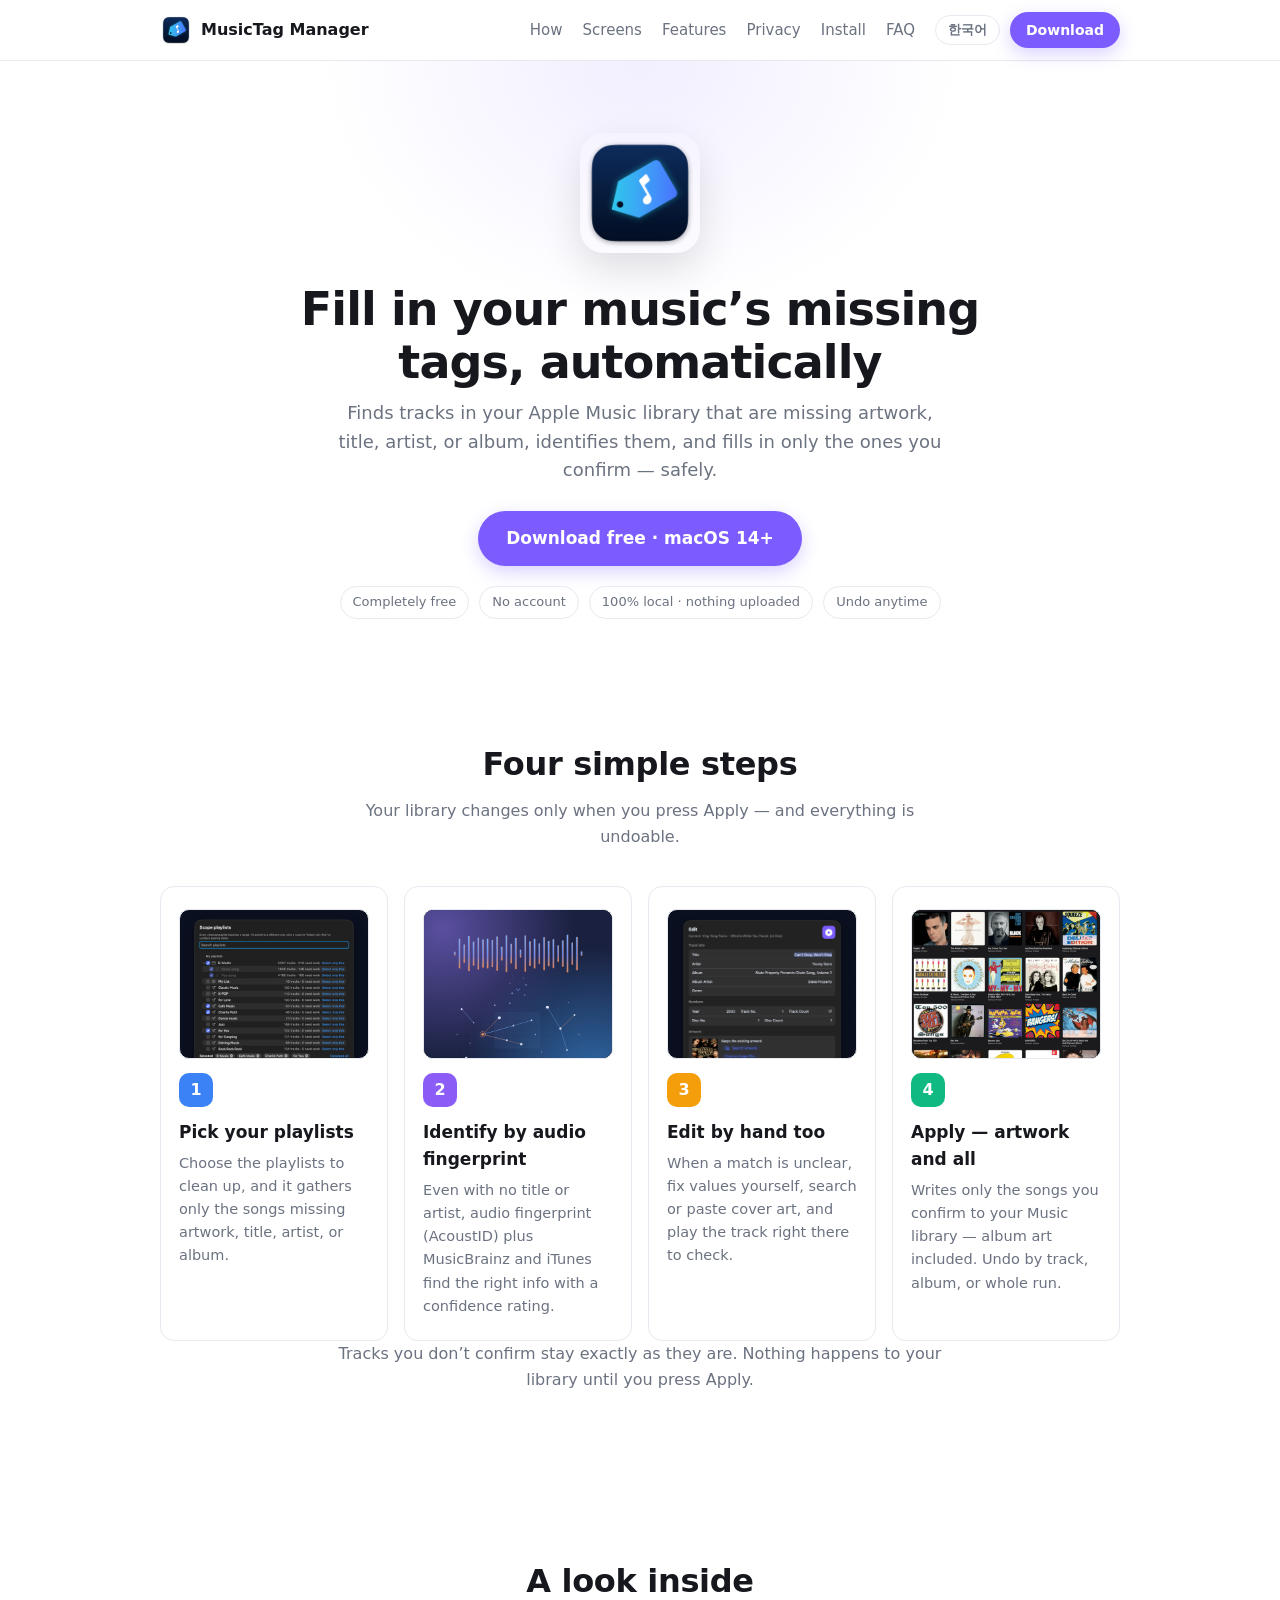
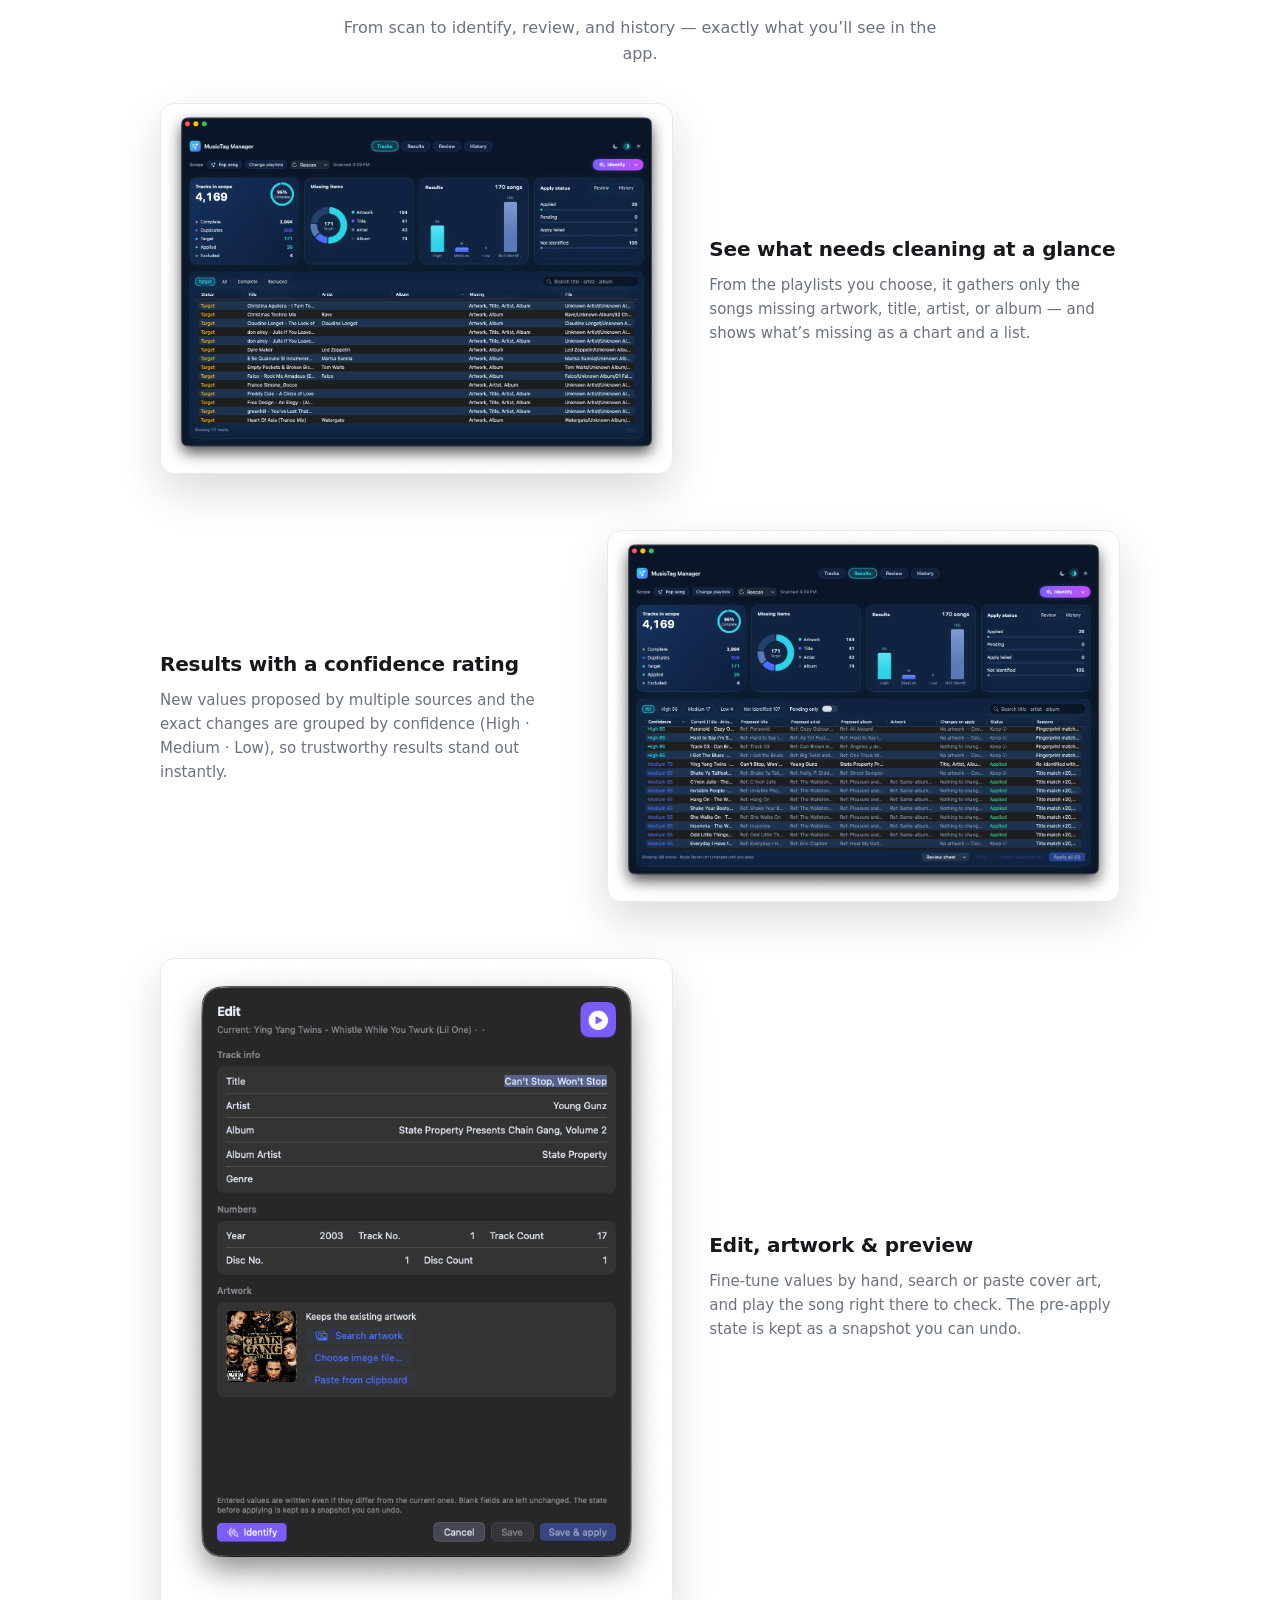
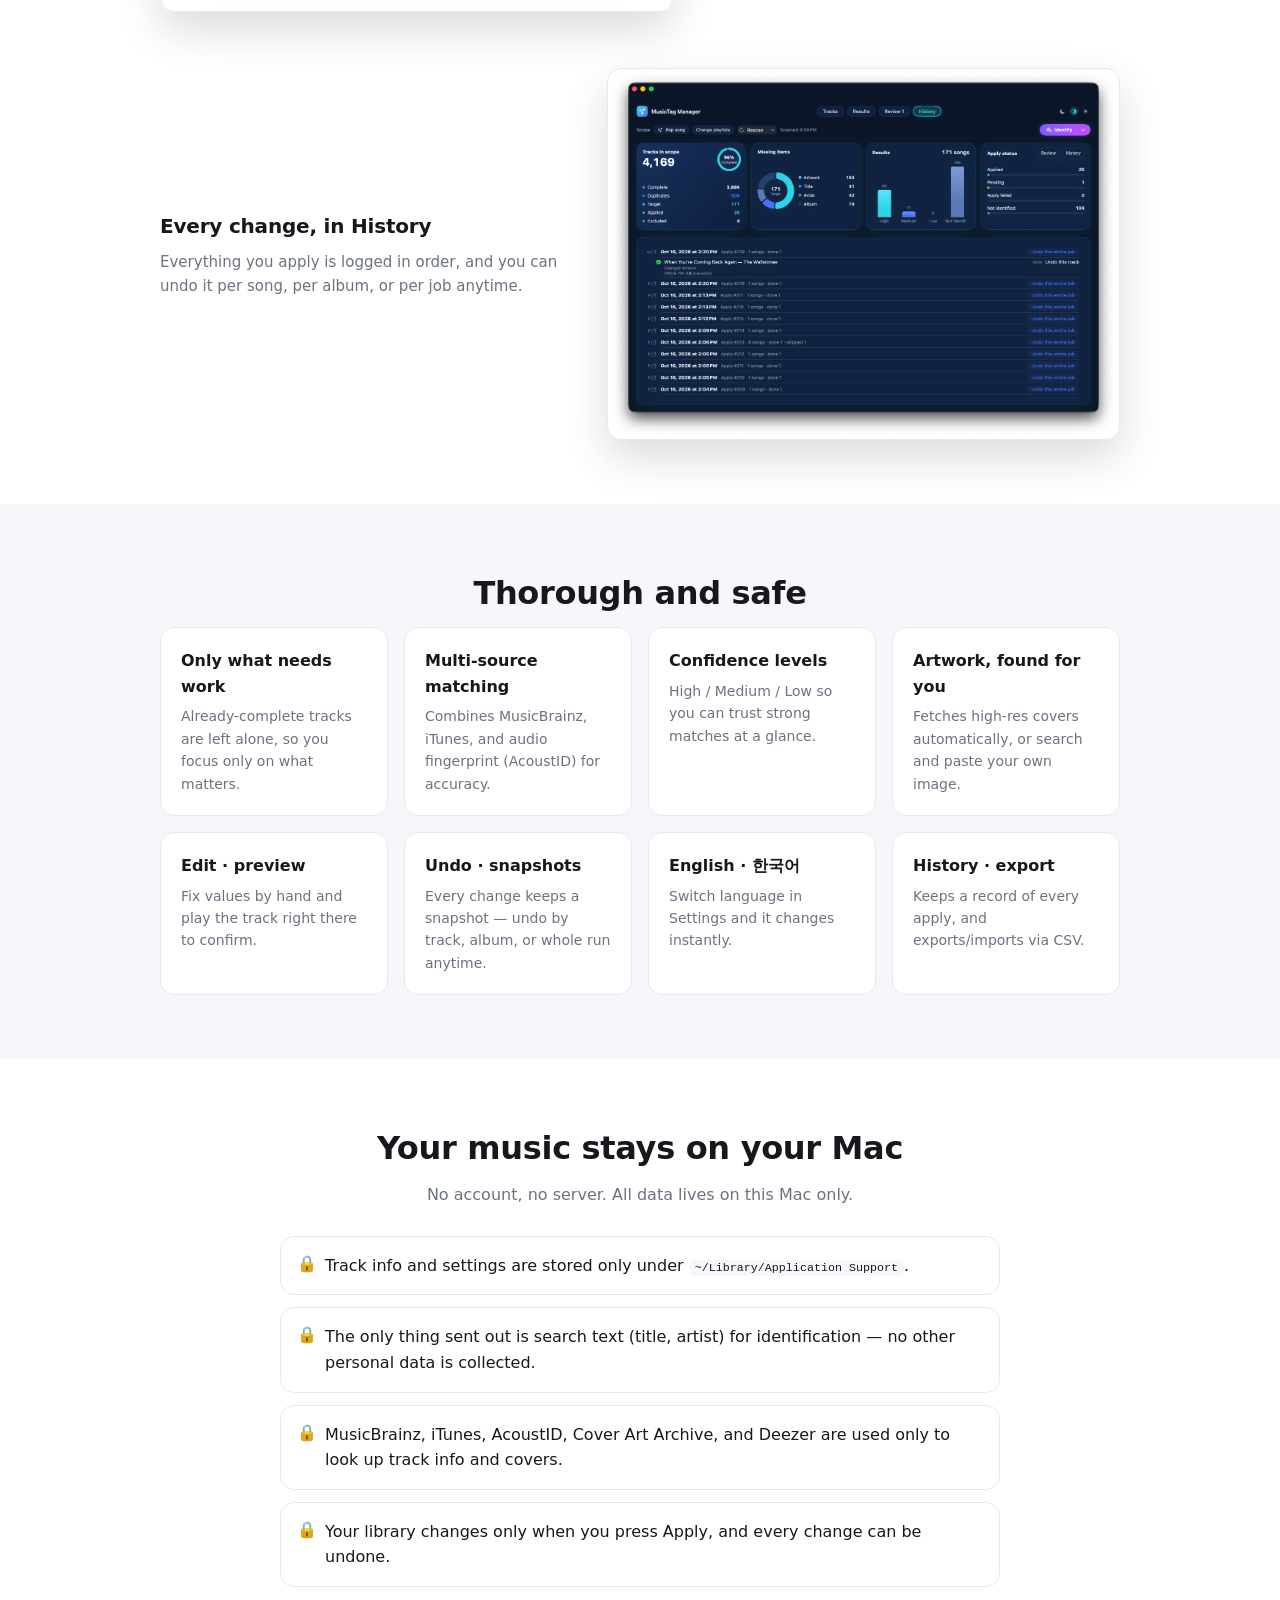
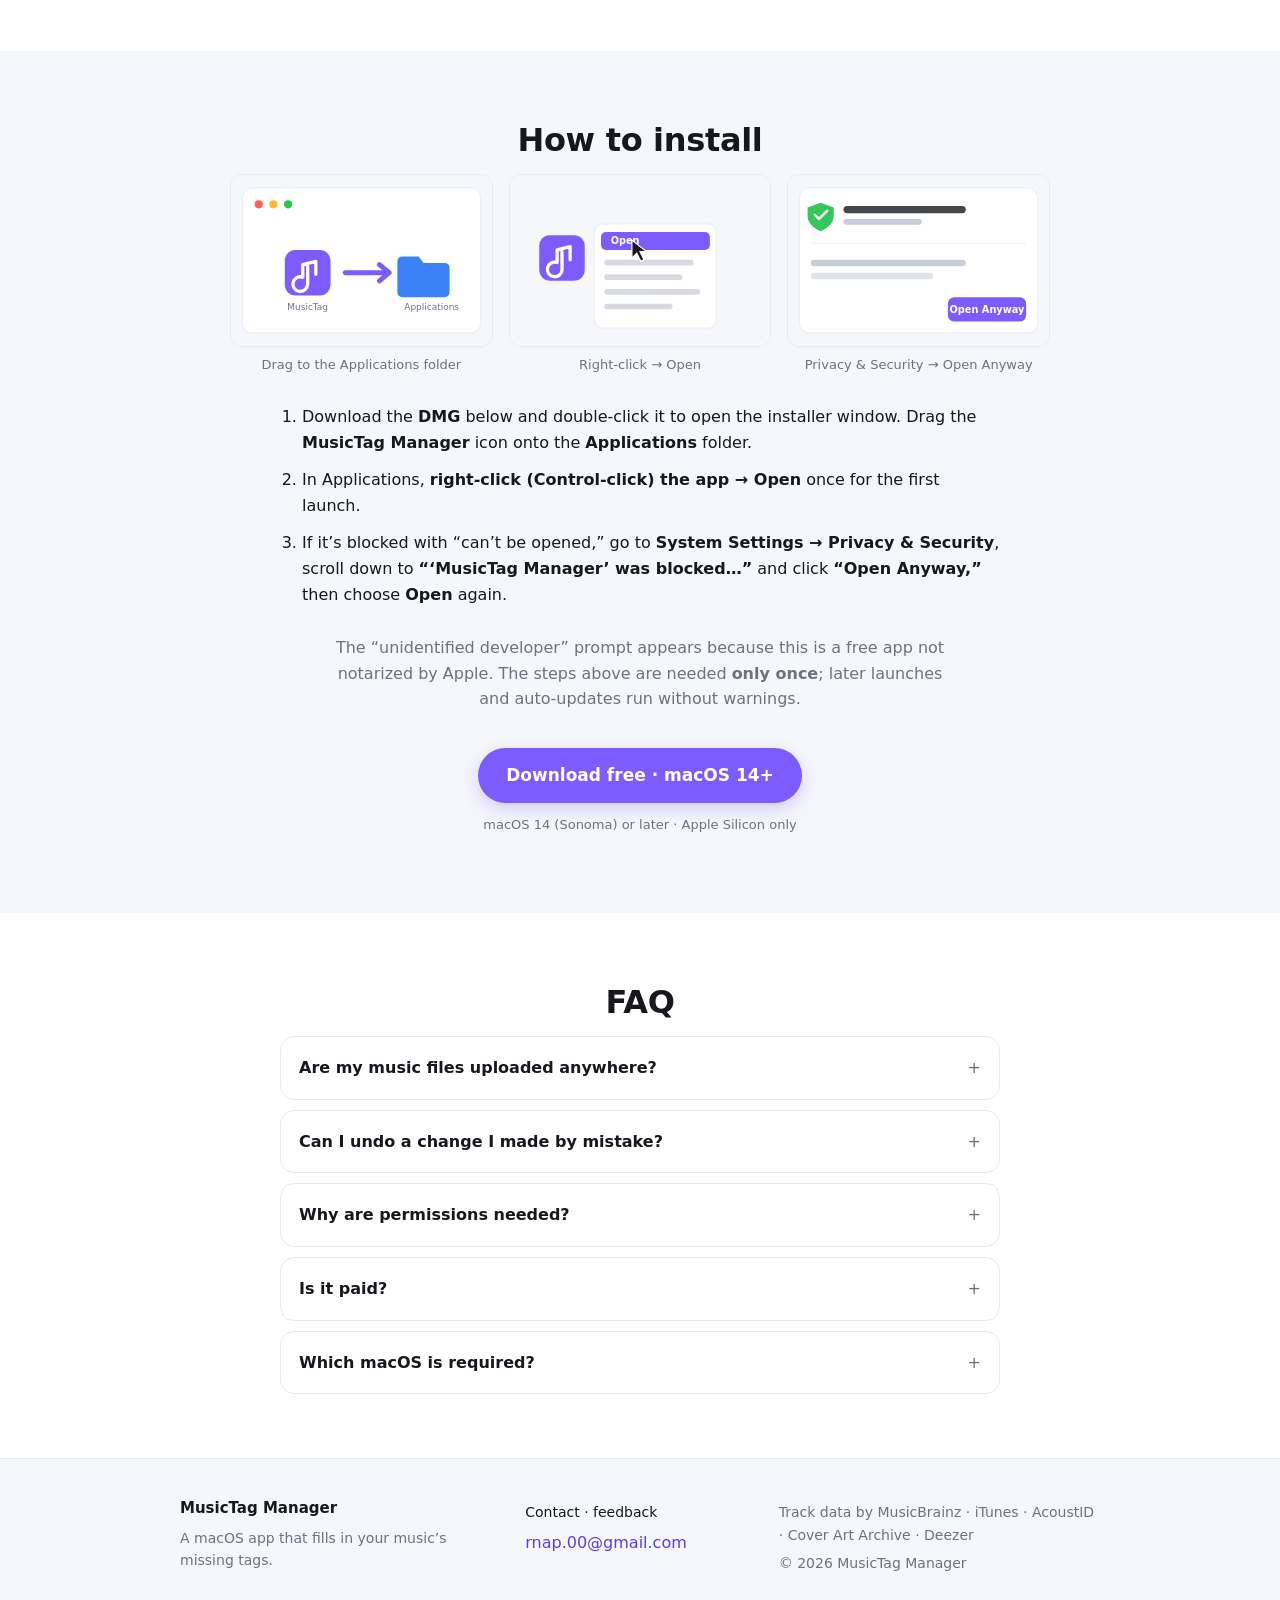
<file: index.html>
<!DOCTYPE html>
<html lang="ko" data-lang="ko">
<head>
  <meta charset="UTF-8" />
  <meta name="viewport" content="width=device-width, initial-scale=1.0" />
  <title>MusicTag Manager — 비어 있는 곡 정보, 알아서 채워드려요</title>
  <meta name="description" content="Apple Music 보관함에서 앨범커버·제목·가수·앨범이 비어 있는 곡을 찾아 자동으로 식별하고, 확인한 곡만 안전하게 채워드려요. 무료 · 계정 불필요 · 100% 로컬." />
  <meta property="og:title" content="MusicTag Manager" />
  <meta property="og:description" content="비어 있는 곡 정보를 알아서 채워 주는 macOS 앱이에요. 무료 · 계정 불필요 · 100% 로컬." />
  <meta property="og:image" content="assets/icon.png" />
  <meta property="og:type" content="website" />
  <link rel="icon" href="assets/icon.png" />
  <link rel="stylesheet" href="styles.css" />
</head>
<body>
  <header class="nav">
    <a class="brand" href="#top">
      <img src="assets/icon.png" alt="MusicTag Manager" width="32" height="32" />
      <span>MusicTag&nbsp;Manager</span>
    </a>
    <nav class="nav-links">
      <a href="#how" data-i18n="nav.how">사용법</a>
      <a href="#screens" data-i18n="nav.screens">화면</a>
      <a href="#features" data-i18n="nav.features">기능</a>
      <a href="#privacy" data-i18n="nav.privacy">개인정보</a>
      <a href="#install" data-i18n="nav.install">설치</a>
      <a href="#faq">FAQ</a>
    </nav>
    <div class="nav-actions">
      <button class="lang-toggle" id="langToggle" type="button" aria-label="Language">EN</button>
      <a class="btn btn-sm js-download" href="#install" data-i18n="nav.download">다운로드</a>
    </div>
  </header>

  <main id="top">
    <!-- Hero -->
    <section class="hero">
      <img class="hero-icon" src="assets/icon.png" alt="MusicTag Manager" width="120" height="120" />
      <h1 data-i18n="hero.title">비어 있는 곡 정보, 알아서 채워드려요</h1>
      <p class="hero-sub" data-i18n="hero.sub">Apple Music 보관함에서 앨범커버·제목·가수·앨범이 비어 있는 곡을 찾아 자동으로 식별하고, 확인한 곡만 안전하게 채워드려요.</p>
      <div class="hero-cta">
        <a class="btn btn-lg js-download" href="#install"><span data-i18n="hero.download">무료 다운로드</span> · macOS 14+</a>
      </div>
      <ul class="badges">
        <li data-i18n="badge.free">완전 무료</li>
        <li data-i18n="badge.noAccount">계정 불필요</li>
        <li data-i18n="badge.local">100% 로컬 · 외부 전송 없음</li>
        <li data-i18n="badge.undo">언제든 되돌리기</li>
      </ul>
    </section>

    <!-- How it works -->
    <section id="how" class="section">
      <h2 data-i18n="how.title">정리는 네 단계면 끝나요</h2>
      <p class="section-sub" data-i18n="how.sub">마음에 안 드는 부분이 있어도 괜찮아요. 보관함은 ‘적용’을 누를 때만 바뀌고, 어떤 변경이든 언제든 되돌릴 수 있으니까요.</p>
      <ol class="steps">
        <li class="step">
          <img class="step-shot" src="assets/step-1-playlist.png" alt="" loading="lazy" />
          <div class="step-badge" style="--c:#3B82F6">1</div>
          <h3 data-i18n="how.scan.t">플레이리스트 고르기</h3>
          <p data-i18n="how.scan.d">정리할 플레이리스트를 선택하면, 그 안에서 앨범 커버·제목·가수·앨범 정보가 비어 있는 곡만 골라 보여드려요.</p>
        </li>
        <li class="step">
          <img class="step-shot" src="assets/step-2-fingerprint.png" alt="" loading="lazy" />
          <div class="step-badge" style="--c:#8B5CF6">2</div>
          <h3 data-i18n="how.identify.t">오디오 지문으로 찾기</h3>
          <p data-i18n="how.identify.d">제목이나 가수가 없어도 괜찮아요. 오디오 지문(AcoustID)과 MusicBrainz·iTunes를 함께 조회해 올바른 정보를 신뢰도와 함께 찾아드려요.</p>
        </li>
        <li class="step">
          <img class="step-shot" src="assets/step-3-edit.png" alt="" loading="lazy" />
          <div class="step-badge" style="--c:#F59E0B">3</div>
          <h3 data-i18n="how.review.t">필요하면 직접 수정</h3>
          <p data-i18n="how.review.d">식별 결과가 애매하면 값을 직접 고치고, 커버를 검색하거나 붙여넣고, 그 자리에서 바로 재생해 확인할 수 있어요.</p>
        </li>
        <li class="step">
          <img class="step-shot" src="assets/step-4-apply.png" alt="" loading="lazy" />
          <div class="step-badge" style="--c:#10B981">4</div>
          <h3 data-i18n="how.apply.t">앨범아트까지 한 번에</h3>
          <p data-i18n="how.apply.d">확인한 곡만 Music 보관함에 기록해요. 앨범아트까지 함께 저장되고, 곡·앨범·작업 단위로 언제든 되돌릴 수 있어요.</p>
        </li>
      </ol>
      <p class="section-sub" data-i18n="how.note">확인하지 않은 곡은 그대로 남아 있어요. ‘적용’을 누르기 전까지는 보관함에 아무 일도 일어나지 않습니다.</p>
    </section>

    <!-- Screenshots -->
    <section id="screens" class="section">
      <h2 data-i18n="screens.title">실제 화면 둘러보기</h2>
      <p class="section-sub" data-i18n="screens.sub">스캔부터 식별·검토·이력까지, 앱에서 보게 될 화면 그대로예요.</p>
      <div class="shots">
        <figure class="shot">
          <img src="assets/shot-scan.png" alt="정리 대상 스캔 화면" width="1392" height="1007" loading="lazy" />
          <figcaption>
            <h3 data-i18n="screens.scan.t">한눈에 보이는 정리 대상</h3>
            <p data-i18n="screens.scan.d">선택한 플레이리스트에서 앨범커버·제목·가수·앨범이 비어 있는 곡만 추려, 무엇이 비었는지 그래프와 목록으로 보여드려요.</p>
          </figcaption>
        </figure>
        <figure class="shot">
          <img src="assets/shot-results.png" alt="식별 결과 화면" width="1392" height="1007" loading="lazy" />
          <figcaption>
            <h3 data-i18n="screens.results.t">식별 결과를 신뢰도와 함께</h3>
            <p data-i18n="screens.results.d">여러 소스가 제안한 새 값과 바뀔 내용을 신뢰도(높음·보통·낮음)별로 정리해, 믿을 수 있는 결과를 한눈에 확인할 수 있어요.</p>
          </figcaption>
        </figure>
        <figure class="shot">
          <img src="assets/shot-edit.png" alt="직접 수정 화면" width="692" height="882" loading="lazy" />
          <figcaption>
            <h3 data-i18n="screens.edit.t">직접 수정 · 앨범커버 · 미리 듣기</h3>
            <p data-i18n="screens.edit.d">값을 손으로 다듬고, 커버를 검색하거나 붙여 넣고, 그 자리에서 곡을 재생해 확인할 수 있어요. 적용 전 상태는 스냅샷으로 남아 되돌릴 수 있어요.</p>
          </figcaption>
        </figure>
        <figure class="shot">
          <img src="assets/shot-history.png" alt="작업 이력 화면" width="1392" height="1007" loading="lazy" />
          <figcaption>
            <h3 data-i18n="screens.history.t">모든 변경은 작업 이력에</h3>
            <p data-i18n="screens.history.d">적용한 내용이 시간순으로 기록되고, 곡·앨범·작업 단위로 언제든 되돌릴 수 있어요.</p>
          </figcaption>
        </figure>
      </div>
    </section>

    <!-- Features -->
    <section id="features" class="section alt">
      <h2 data-i18n="feat.title">꼼꼼하고 안전하게</h2>
      <div class="cards">
        <div class="card">
          <h3 data-i18n="feat.scan.t">빈 항목만 콕 집어</h3>
          <p data-i18n="feat.scan.d">이미 완비된 곡은 건드리지 않아, 손봐야 할 곡에만 집중해요.</p>
        </div>
        <div class="card">
          <h3 data-i18n="feat.sources.t">여러 소스로 식별</h3>
          <p data-i18n="feat.sources.d">MusicBrainz·iTunes·오디오 지문(AcoustID)을 함께 써서 더 정확하게 찾아드려요.</p>
        </div>
        <div class="card">
          <h3 data-i18n="feat.confidence.t">신뢰도 표시</h3>
          <p data-i18n="feat.confidence.d">높음·보통·낮음으로 표시돼 확실한 결과를 한눈에 믿고 쓸 수 있어요.</p>
        </div>
        <div class="card">
          <h3 data-i18n="feat.artwork.t">앨범커버 자동·검색</h3>
          <p data-i18n="feat.artwork.d">고해상도 커버를 자동으로 찾고, 직접 검색하거나 이미지를 붙여 넣을 수도 있어요.</p>
        </div>
        <div class="card">
          <h3 data-i18n="feat.edit.t">직접 수정 · 미리 듣기</h3>
          <p data-i18n="feat.edit.d">값을 손으로 고치고, 그 자리에서 곡을 재생해 확인할 수 있어요.</p>
        </div>
        <div class="card">
          <h3 data-i18n="feat.undo.t">되돌리기 · 스냅샷</h3>
          <p data-i18n="feat.undo.d">적용 전 상태를 스냅샷으로 남겨, 곡·앨범·작업 단위로 언제든 되돌릴 수 있어요.</p>
        </div>
        <div class="card">
          <h3 data-i18n="feat.lang.t">한국어 · English</h3>
          <p data-i18n="feat.lang.d">설정에서 언어를 바꾸면 즉시 바뀌어요.</p>
        </div>
        <div class="card">
          <h3 data-i18n="feat.history.t">작업 이력 · 내보내기</h3>
          <p data-i18n="feat.history.d">모든 적용 기록을 남기고, CSV로 내보내거나 가져올 수 있어요.</p>
        </div>
      </div>
    </section>

    <!-- Privacy -->
    <section id="privacy" class="section">
      <h2 data-i18n="priv.title">내 음악은 내 기기에</h2>
      <p class="section-sub center" data-i18n="priv.sub">계정도, 서버도 없어요. 모든 데이터는 이 Mac에만 저장돼요.</p>
      <ul class="priv-list">
        <li data-i18n="priv.1">곡 정보와 설정은 <code>~/Library/Application&nbsp;Support</code> 아래에만 저장돼요.</li>
        <li data-i18n="priv.2">외부로 보내는 것은 식별을 위한 제목·가수 등 검색어뿐이고, 그 외 개인정보는 수집하지 않아요.</li>
        <li data-i18n="priv.3">MusicBrainz·iTunes·AcoustID·Cover Art Archive·Deezer는 곡 정보와 커버를 조회하는 데만 쓰여요.</li>
        <li data-i18n="priv.4">보관함은 ‘적용’을 누를 때만 바뀌고, 언제든 되돌릴 수 있어요.</li>
      </ul>
    </section>

    <!-- Install -->
    <section id="install" class="section alt">
      <h2 data-i18n="install.title">설치 방법</h2>
      <div class="install-figs">
        <figure>
          <img src="assets/step-drag.svg" alt="" width="320" height="210" />
          <figcaption data-i18n="install.fig1">응용 프로그램 폴더로 드래그</figcaption>
        </figure>
        <figure>
          <img src="assets/step-open.svg" alt="" width="320" height="210" />
          <figcaption data-i18n="install.fig2">우클릭 → 열기</figcaption>
        </figure>
        <figure>
          <img src="assets/step-security.svg" alt="" width="320" height="210" />
          <figcaption data-i18n="install.fig3">개인정보 보호 및 보안 → 확인 없이 열기</figcaption>
        </figure>
      </div>
      <ol class="install-steps">
        <li><span data-i18n="install.1">아래 버튼으로 <b>DMG</b>를 내려받아 두 번 클릭하면 설치 창이 열려요. <b>MusicTag&nbsp;Manager</b> 아이콘을 <b>응용 프로그램</b> 폴더로 끌어다 놓으세요.</span></li>
        <li><span data-i18n="install.2">응용 프로그램에서 앱을 <b>우클릭(Control‑클릭) → 열기</b>로 처음 한 번 실행하세요.</span></li>
        <li><span data-i18n="install.3">“열 수 없습니다”라고 차단되면 <b>시스템 설정 → 개인정보 보호 및 보안</b>으로 가서, 맨 아래 <b>“‘MusicTag&nbsp;Manager’은(는) 확인되지 않은 개발자…”</b> 옆의 <b>“확인 없이 열기”</b>를 누르고 다시 <b>열기</b>를 선택하세요.</span></li>
      </ol>
      <p class="section-sub" data-i18n="install.note">‘확인되지 않은 개발자’ 안내는 Apple 공증을 거치지 않은 무료 앱이라 나타나고, 위 과정은 <b>최초 1회</b>만 하면 돼요. 이후 실행과 자동 업데이트는 경고 없이 진행돼요.</p>
      <div class="install-cta">
        <a class="btn btn-lg js-download" href="#"><span data-i18n="hero.download">무료 다운로드</span> · macOS 14+</a>
        <p class="req" data-i18n="install.req">macOS 14(Sonoma) 이상 · Apple&nbsp;Silicon 전용</p>
      </div>
    </section>

    <!-- FAQ -->
    <section id="faq" class="section">
      <h2>FAQ</h2>
      <div class="faq">
        <details>
          <summary data-i18n="faq.q1">내 음악 파일이 외부로 전송되나요?</summary>
          <p data-i18n="faq.a1">아니요. 오디오 파일은 기기를 벗어나지 않아요. 식별을 위해 제목·가수 같은 텍스트 검색어와 오디오 지문(해시)만 조회에 사용해요.</p>
        </details>
        <details>
          <summary data-i18n="faq.q2">실수로 바꾼 걸 되돌릴 수 있나요?</summary>
          <p data-i18n="faq.a2">네. 적용 전 상태를 스냅샷으로 남겨서, 곡·앨범·작업 단위로 언제든 되돌릴 수 있어요.</p>
        </details>
        <details>
          <summary data-i18n="faq.q3">왜 권한이 필요한가요?</summary>
          <p data-i18n="faq.a3">보관함의 곡 정보를 ‘읽기’ 위해 미디어 접근 권한이, 변경을 ‘쓰기’ 위해 Music 앱 제어 권한이 필요해요. 두 권한 모두 Mac 안에서만 쓰여요.</p>
        </details>
        <details>
          <summary data-i18n="faq.q4">유료인가요?</summary>
          <p data-i18n="faq.a4">무료예요. 계정 생성이나 개인정보 제공도 필요 없어요.</p>
        </details>
        <details>
          <summary data-i18n="faq.q5">어떤 macOS가 필요한가요?</summary>
          <p data-i18n="faq.a5">macOS 14(Sonoma) 이상, Apple Silicon(M1 이후) Mac에서 동작해요. Intel Mac은 아직 지원하지 않아요.</p>
        </details>
      </div>
    </section>
  </main>

  <footer class="footer">
    <div class="footer-inner">
      <div>
        <strong>MusicTag Manager</strong>
        <p class="muted" data-i18n="footer.tag">비어 있는 곡 정보를 알아서 채워 주는 macOS 앱이에요.</p>
      </div>
      <div>
        <p data-i18n="footer.contact">문의·피드백</p>
        <a href="mailto:rnap.00@gmail.com">rnap.00@gmail.com</a>
      </div>
      <div>
        <p class="muted" data-i18n="footer.credits">곡 정보 제공: MusicBrainz · iTunes · AcoustID · Cover Art Archive · Deezer</p>
        <p class="muted">© <span id="year"></span> MusicTag Manager</p>
      </div>
    </div>
  </footer>

  <script src="app.js"></script>
</body>
</html>
</file>
<file: styles.css>
:root {
  --bg: #ffffff;
  --bg-alt: #f6f7fb;
  --text: #16181d;
  --muted: #6b7280;
  --line: #e7e9f0;
  --accent: #7c5cff;
  --accent-ink: #5a3fe0;
  --radius: 14px;
  --maxw: 960px;
  font-family: -apple-system, BlinkMacSystemFont, "SF Pro Text", "Helvetica Neue",
    "Apple SD Gothic Neo", "Pretendard", system-ui, sans-serif;
}

* { box-sizing: border-box; }

html { scroll-behavior: smooth; }

body {
  margin: 0;
  color: var(--text);
  background: var(--bg);
  line-height: 1.6;
  -webkit-font-smoothing: antialiased;
}

a { color: var(--accent-ink); text-decoration: none; }
a:hover { text-decoration: underline; }

/* Nav */
.nav {
  position: sticky; top: 0; z-index: 10;
  display: flex; align-items: center; gap: 20px;
  padding: 12px max(16px, calc((100% - var(--maxw)) / 2));
  background: rgba(255, 255, 255, 0.82);
  backdrop-filter: saturate(180%) blur(14px);
  border-bottom: 1px solid var(--line);
}
.brand { display: flex; align-items: center; gap: 9px; font-weight: 700; color: var(--text); }
.brand:hover { text-decoration: none; }
.brand img { border-radius: 8px; }
.nav-links { display: flex; gap: 20px; margin-left: auto; }
.nav-links a { color: var(--muted); font-size: 15px; }
.nav-links a:hover { color: var(--text); text-decoration: none; }
.nav-actions { display: flex; align-items: center; gap: 10px; }
.lang-toggle {
  border: 1px solid var(--line); background: #fff; color: var(--muted);
  border-radius: 999px; padding: 5px 12px; font-size: 13px; font-weight: 600; cursor: pointer;
}
.lang-toggle:hover { color: var(--text); border-color: #cfd3e0; }

/* Buttons */
.btn {
  display: inline-block; background: var(--accent); color: #fff !important;
  border-radius: 999px; font-weight: 600; text-align: center;
  box-shadow: 0 6px 18px rgba(124, 92, 255, 0.28);
}
.btn:hover { text-decoration: none; background: var(--accent-ink); }
.btn-sm { padding: 7px 16px; font-size: 14px; }
.btn-lg { padding: 14px 28px; font-size: 17px; }

/* Hero */
.hero {
  text-align: center;
  padding: 72px 20px 56px;
  max-width: 760px; margin: 0 auto;
  background:
    radial-gradient(60% 60% at 50% 0%, rgba(124, 92, 255, 0.10), transparent 70%);
}
.hero-icon { border-radius: 24px; box-shadow: 0 16px 40px rgba(0,0,0,0.12); }
.hero h1 { font-size: clamp(30px, 5vw, 46px); line-height: 1.15; margin: 22px 0 10px; letter-spacing: -0.02em; }
.hero-sub { font-size: 18px; color: var(--muted); margin: 0 auto 26px; max-width: 620px; }
.hero-cta { margin-bottom: 20px; }
.badges {
  list-style: none; padding: 0; margin: 0;
  display: flex; flex-wrap: wrap; justify-content: center; gap: 8px 10px;
}
.badges li {
  font-size: 13px; color: var(--muted);
  border: 1px solid var(--line); border-radius: 999px; padding: 5px 12px; background: #fff;
}

/* Sections */
.section { padding: 64px max(20px, calc((100% - var(--maxw)) / 2)); }
.section.alt { background: var(--bg-alt); }
.section h2 { font-size: clamp(24px, 3.4vw, 32px); text-align: center; margin: 0 0 8px; letter-spacing: -0.01em; }
.section-sub { text-align: center; color: var(--muted); margin: 0 auto 36px; max-width: 620px; }
.section-sub.center { margin-bottom: 28px; }

/* Steps */
.steps { list-style: none; padding: 0; margin: 0; display: grid; grid-template-columns: repeat(4, 1fr); gap: 16px; }
.step { background: #fff; border: 1px solid var(--line); border-radius: var(--radius); padding: 22px 18px; }
.section.alt .step { background: var(--bg-alt); }
.step-shot {
  display: block; width: 100%; height: 150px;
  object-fit: cover; object-position: top center;
  border: 1px solid var(--line); border-radius: 10px;
  background: #0b1020; margin-bottom: 14px;
}
.step-badge {
  width: 34px; height: 34px; border-radius: 10px; display: grid; place-items: center;
  font-weight: 700; color: #fff; background: var(--c, var(--accent)); margin-bottom: 12px;
}
.step h3 { margin: 0 0 6px; font-size: 17px; }
.step p { margin: 0; color: var(--muted); font-size: 14.5px; }

/* Screenshots */
.shots { max-width: 980px; margin: 8px auto 0; display: grid; gap: 56px; }
.shot {
  margin: 0; display: grid; grid-template-columns: 1.25fr 1fr;
  gap: 36px; align-items: center;
}
.shot:nth-child(even) { grid-template-columns: 1fr 1.25fr; }
.shot:nth-child(even) img { order: 2; }
.shot img {
  width: 100%; height: auto; display: block;
  border: 1px solid var(--line); border-radius: 14px;
  box-shadow: 0 18px 44px rgba(0, 0, 0, 0.14);
}
.shot figcaption h3 { margin: 0 0 8px; font-size: 20px; letter-spacing: -0.01em; }
.shot figcaption p { margin: 0; color: var(--muted); font-size: 15px; }

/* Feature cards */
.cards { display: grid; grid-template-columns: repeat(4, 1fr); gap: 16px; }
.card { background: #fff; border: 1px solid var(--line); border-radius: var(--radius); padding: 20px; }
.card h3 { margin: 0 0 6px; font-size: 16px; }
.card p { margin: 0; color: var(--muted); font-size: 14px; }

/* Privacy */
.priv-list { max-width: 720px; margin: 0 auto; padding: 0; list-style: none; display: grid; gap: 12px; }
.priv-list li {
  background: #fff; border: 1px solid var(--line); border-radius: var(--radius);
  padding: 16px 18px; color: var(--text); position: relative; padding-left: 44px;
}
.priv-list li::before {
  content: "🔒"; position: absolute; left: 16px; top: 14px; font-size: 16px;
}
code { background: var(--bg-alt); padding: 1px 6px; border-radius: 6px; font-size: 0.9em; }

/* Install */
.install-figs {
  max-width: 820px; margin: 0 auto 28px;
  display: grid; grid-template-columns: repeat(3, 1fr); gap: 16px;
}
.install-figs figure { margin: 0; }
.install-figs img {
  width: 100%; height: auto; display: block;
  border: 1px solid var(--line); border-radius: 12px; background: #fff;
}
.install-figs figcaption {
  margin-top: 8px; text-align: center; font-size: 13px; color: var(--muted);
}
.install-steps { max-width: 720px; margin: 0 auto 28px; padding-left: 22px; display: grid; gap: 12px; }
.install-steps li { color: var(--text); }
.install-cta { text-align: center; }
.req { color: var(--muted); font-size: 13px; margin-top: 12px; }

/* FAQ */
.faq { max-width: 720px; margin: 0 auto; display: grid; gap: 10px; }
.faq details {
  background: #fff; border: 1px solid var(--line); border-radius: var(--radius); padding: 4px 18px;
}
.faq summary { cursor: pointer; font-weight: 600; padding: 14px 0; list-style: none; }
.faq summary::-webkit-details-marker { display: none; }
.faq summary::after { content: "+"; float: right; color: var(--muted); font-weight: 400; }
.faq details[open] summary::after { content: "–"; }
.faq p { margin: 0 0 14px; color: var(--muted); }

/* Footer */
.footer { border-top: 1px solid var(--line); background: var(--bg-alt); }
.footer-inner {
  max-width: var(--maxw); margin: 0 auto; padding: 36px 20px;
  display: grid; grid-template-columns: 1.4fr 1fr 1.4fr; gap: 24px;
}
.footer strong { font-size: 15px; }
.footer p { margin: 6px 0; font-size: 14px; }
.muted { color: var(--muted); }

/* Responsive */
@media (max-width: 860px) {
  .steps, .cards { grid-template-columns: repeat(2, 1fr); }
  .install-figs { grid-template-columns: 1fr; max-width: 420px; }
  .shots { gap: 40px; }
  .shot, .shot:nth-child(even) { grid-template-columns: 1fr; gap: 16px; }
  .shot:nth-child(even) img { order: 0; }
  .nav-links { display: none; }
  .footer-inner { grid-template-columns: 1fr; }
}
@media (max-width: 480px) {
  .steps, .cards { grid-template-columns: 1fr; }
}
</file>
